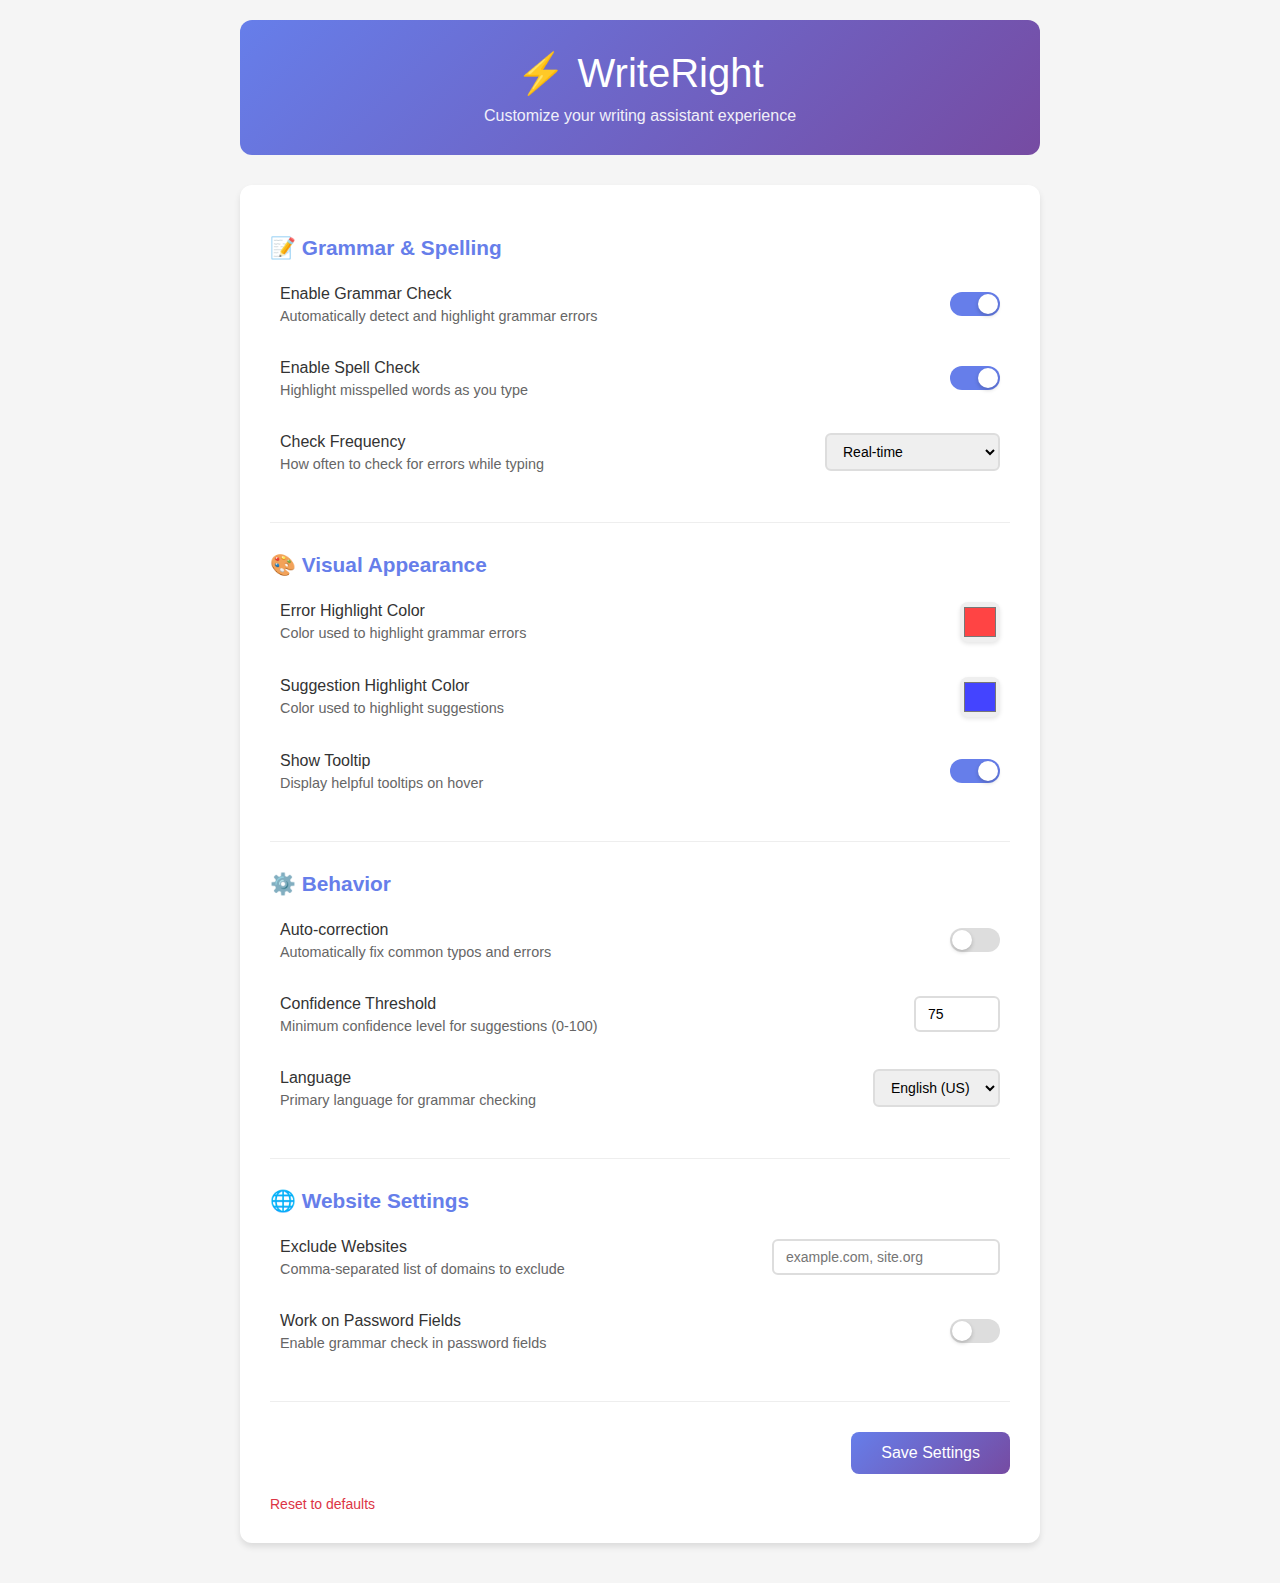
<file: options/options.html>
<!DOCTYPE html>
<html lang="en">
<head>
    <meta charset="UTF-8">
    <meta name="viewport" content="width=device-width, initial-scale=1.0">
    <title>WriteRight - Settings</title>
    <style>
        body {
            font-family: -apple-system, BlinkMacSystemFont, 'Segoe UI', Roboto, sans-serif;
            max-width: 800px;
            margin: 0 auto;
            padding: 20px;
            background: #f5f5f5;
            color: #333;
        }
        
        .header {
            background: linear-gradient(135deg, #667eea 0%, #764ba2 100%);
            color: white;
            padding: 30px;
            border-radius: 12px;
            margin-bottom: 30px;
            text-align: center;
        }
        
        .header h1 {
            margin: 0;
            font-size: 2.5em;
            font-weight: 300;
        }
        
        .header p {
            margin: 10px 0 0 0;
            opacity: 0.9;
        }
        
        .settings-container {
            background: white;
            border-radius: 12px;
            padding: 30px;
            box-shadow: 0 4px 6px rgba(0, 0, 0, 0.1);
            margin-bottom: 20px;
        }
        
        .setting-group {
            margin-bottom: 30px;
            padding-bottom: 25px;
            border-bottom: 1px solid #eee;
        }
        
        .setting-group:last-child {
            border-bottom: none;
            margin-bottom: 0;
        }
        
        .setting-group h3 {
            color: #667eea;
            margin-bottom: 15px;
            font-size: 1.3em;
        }
        
        .setting-item {
            display: flex;
            justify-content: space-between;
            align-items: center;
            margin-bottom: 15px;
            padding: 10px;
            border-radius: 8px;
            transition: background-color 0.2s;
        }
        
        .setting-item:hover {
            background-color: #f8f9ff;
        }
        
        .setting-info {
            flex: 1;
        }
        
        .setting-label {
            font-weight: 500;
            margin-bottom: 5px;
        }
        
        .setting-description {
            color: #666;
            font-size: 0.9em;
        }
        
        .setting-control {
            margin-left: 20px;
        }
        
        .toggle-switch {
            position: relative;
            width: 50px;
            height: 24px;
            background: #ddd;
            border-radius: 12px;
            cursor: pointer;
            transition: background-color 0.3s;
        }
        
        .toggle-switch.active {
            background: #667eea;
        }
        
        .toggle-switch::after {
            content: '';
            position: absolute;
            width: 20px;
            height: 20px;
            background: white;
            border-radius: 50%;
            top: 2px;
            left: 2px;
            transition: transform 0.3s;
            box-shadow: 0 2px 4px rgba(0, 0, 0, 0.2);
        }
        
        .toggle-switch.active::after {
            transform: translateX(26px);
        }
        
        select, input[type="number"], input[type="text"] {
            padding: 8px 12px;
            border: 2px solid #ddd;
            border-radius: 6px;
            font-size: 14px;
            transition: border-color 0.3s;
        }
        
        select:focus, input:focus {
            outline: none;
            border-color: #667eea;
        }
        
        .color-picker {
            width: 40px;
            height: 40px;
            border: none;
            border-radius: 8px;
            cursor: pointer;
            box-shadow: 0 2px 4px rgba(0, 0, 0, 0.1);
        }
        
        .save-button {
            background: linear-gradient(135deg, #667eea 0%, #764ba2 100%);
            color: white;
            border: none;
            padding: 12px 30px;
            border-radius: 8px;
            font-size: 16px;
            font-weight: 500;
            cursor: pointer;
            transition: transform 0.2s, box-shadow 0.2s;
            float: right;
        }
        
        .save-button:hover {
            transform: translateY(-2px);
            box-shadow: 0 6px 12px rgba(102, 126, 234, 0.3);
        }
        
        .save-status {
            color: #28a745;
            font-weight: 500;
            opacity: 0;
            transition: opacity 0.3s;
            margin-right: 20px;
            line-height: 44px;
        }
        
        .save-status.show {
            opacity: 1;
        }
        
        .reset-link {
            color: #dc3545;
            text-decoration: none;
            font-size: 14px;
            margin-top: 20px;
            display: inline-block;
        }
        
        .reset-link:hover {
            text-decoration: underline;
        }
    </style>
</head>
<body>
    <div class="header">
        <h1>⚡ WriteRight</h1>
        <p>Customize your writing assistant experience</p>
    </div>

    <div class="settings-container">
        <!-- Grammar & Spelling Settings -->
        <div class="setting-group">
            <h3>📝 Grammar & Spelling</h3>
            
            <div class="setting-item">
                <div class="setting-info">
                    <div class="setting-label">Enable Grammar Check</div>
                    <div class="setting-description">Automatically detect and highlight grammar errors</div>
                </div>
                <div class="setting-control">
                    <div class="toggle-switch active" id="grammarCheck"></div>
                </div>
            </div>
            
            <div class="setting-item">
                <div class="setting-info">
                    <div class="setting-label">Enable Spell Check</div>
                    <div class="setting-description">Highlight misspelled words as you type</div>
                </div>
                <div class="setting-control">
                    <div class="toggle-switch active" id="spellCheck"></div>
                </div>
            </div>
            
            <div class="setting-item">
                <div class="setting-info">
                    <div class="setting-label">Check Frequency</div>
                    <div class="setting-description">How often to check for errors while typing</div>
                </div>
                <div class="setting-control">
                    <select id="checkFrequency">
                        <option value="realtime">Real-time</option>
                        <option value="delayed">After pause (500ms)</option>
                        <option value="onblur">On field exit</option>
                    </select>
                </div>
            </div>
        </div>

        <!-- Visual Settings -->
        <div class="setting-group">
            <h3>🎨 Visual Appearance</h3>
            
            <div class="setting-item">
                <div class="setting-info">
                    <div class="setting-label">Error Highlight Color</div>
                    <div class="setting-description">Color used to highlight grammar errors</div>
                </div>
                <div class="setting-control">
                    <input type="color" class="color-picker" id="errorColor" value="#ff4444">
                </div>
            </div>
            
            <div class="setting-item">
                <div class="setting-info">
                    <div class="setting-label">Suggestion Highlight Color</div>
                    <div class="setting-description">Color used to highlight suggestions</div>
                </div>
                <div class="setting-control">
                    <input type="color" class="color-picker" id="suggestionColor" value="#4444ff">
                </div>
            </div>
            
            <div class="setting-item">
                <div class="setting-info">
                    <div class="setting-label">Show Tooltip</div>
                    <div class="setting-description">Display helpful tooltips on hover</div>
                </div>
                <div class="setting-control">
                    <div class="toggle-switch active" id="showTooltip"></div>
                </div>
            </div>
        </div>

        <!-- Behavior Settings -->
        <div class="setting-group">
            <h3>⚙️ Behavior</h3>
            
            <div class="setting-item">
                <div class="setting-info">
                    <div class="setting-label">Auto-correction</div>
                    <div class="setting-description">Automatically fix common typos and errors</div>
                </div>
                <div class="setting-control">
                    <div class="toggle-switch" id="autoCorrect"></div>
                </div>
            </div>
            
            <div class="setting-item">
                <div class="setting-info">
                    <div class="setting-label">Confidence Threshold</div>
                    <div class="setting-description">Minimum confidence level for suggestions (0-100)</div>
                </div>
                <div class="setting-control">
                    <input type="number" id="confidenceThreshold" min="0" max="100" value="75">
                </div>
            </div>
            
            <div class="setting-item">
                <div class="setting-info">
                    <div class="setting-label">Language</div>
                    <div class="setting-description">Primary language for grammar checking</div>
                </div>
                <div class="setting-control">
                    <select id="language">
                        <option value="en-US">English (US)</option>
                        <option value="en-GB">English (UK)</option>
                        <option value="es">Spanish</option>
                        <option value="fr">French</option>
                        <option value="de">German</option>
                    </select>
                </div>
            </div>
        </div>

        <!-- Website Settings -->
        <div class="setting-group">
            <h3>🌐 Website Settings</h3>
            
            <div class="setting-item">
                <div class="setting-info">
                    <div class="setting-label">Exclude Websites</div>
                    <div class="setting-description">Comma-separated list of domains to exclude</div>
                </div>
                <div class="setting-control">
                    <input type="text" id="excludedSites" placeholder="example.com, site.org" style="width: 200px;">
                </div>
            </div>
            
            <div class="setting-item">
                <div class="setting-info">
                    <div class="setting-label">Work on Password Fields</div>
                    <div class="setting-description">Enable grammar check in password fields</div>
                </div>
                <div class="setting-control">
                    <div class="toggle-switch" id="checkPasswords"></div>
                </div>
            </div>
        </div>

        <!-- Save Button -->
        <div style="text-align: right; margin-top: 30px;">
            <span class="save-status" id="saveStatus">Settings saved!</span>
            <button class="save-button" id="saveButton">Save Settings</button>
        </div>
        
        <a href="#" class="reset-link" id="resetSettings">Reset to defaults</a>
    </div>

    <script>
        // Load saved settings
        function loadSettings() {
            chrome.storage.sync.get({
                grammarCheck: true,
                spellCheck: true,
                checkFrequency: 'delayed',
                errorColor: '#ff4444',
                suggestionColor: '#4444ff',
                showTooltip: true,
                autoCorrect: false,
                confidenceThreshold: 75,
                language: 'en-US',
                excludedSites: '',
                checkPasswords: false
            }, function(items) {
                // Set toggle switches
                document.getElementById('grammarCheck').classList.toggle('active', items.grammarCheck);
                document.getElementById('spellCheck').classList.toggle('active', items.spellCheck);
                document.getElementById('showTooltip').classList.toggle('active', items.showTooltip);
                document.getElementById('autoCorrect').classList.toggle('active', items.autoCorrect);
                document.getElementById('checkPasswords').classList.toggle('active', items.checkPasswords);
                
                // Set other controls
                document.getElementById('checkFrequency').value = items.checkFrequency;
                document.getElementById('errorColor').value = items.errorColor;
                document.getElementById('suggestionColor').value = items.suggestionColor;
                document.getElementById('confidenceThreshold').value = items.confidenceThreshold;
                document.getElementById('language').value = items.language;
                document.getElementById('excludedSites').value = items.excludedSites;
            });
        }

        // Save settings
        function saveSettings() {
            const settings = {
                grammarCheck: document.getElementById('grammarCheck').classList.contains('active'),
                spellCheck: document.getElementById('spellCheck').classList.contains('active'),
                checkFrequency: document.getElementById('checkFrequency').value,
                errorColor: document.getElementById('errorColor').value,
                suggestionColor: document.getElementById('suggestionColor').value,
                showTooltip: document.getElementById('showTooltip').classList.contains('active'),
                autoCorrect: document.getElementById('autoCorrect').classList.contains('active'),
                confidenceThreshold: parseInt(document.getElementById('confidenceThreshold').value),
                language: document.getElementById('language').value,
                excludedSites: document.getElementById('excludedSites').value,
                checkPasswords: document.getElementById('checkPasswords').classList.contains('active')
            };

            chrome.storage.sync.set(settings, function() {
                // Show save confirmation
                const status = document.getElementById('saveStatus');
                status.classList.add('show');
                setTimeout(() => status.classList.remove('show'), 2000);
                
                // Notify content scripts of settings change
                chrome.tabs.query({}, function(tabs) {
                    tabs.forEach(tab => {
                        chrome.tabs.sendMessage(tab.id, {
                            action: 'settingsUpdated',
                            settings: settings
                        }).catch(() => {}); // Ignore errors for inactive tabs
                    });
                });
            });
        }

        // Toggle switches
        document.querySelectorAll('.toggle-switch').forEach(toggle => {
            toggle.addEventListener('click', function() {
                this.classList.toggle('active');
            });
        });

        // Save button
        document.getElementById('saveButton').addEventListener('click', saveSettings);

        // Reset settings
        document.getElementById('resetSettings').addEventListener('click', function(e) {
            e.preventDefault();
            if (confirm('Are you sure you want to reset all settings to defaults?')) {
                chrome.storage.sync.clear(function() {
                    loadSettings();
                    saveSettings();
                });
            }
        });

        // Auto-save on certain changes
        document.getElementById('errorColor').addEventListener('change', saveSettings);
        document.getElementById('suggestionColor').addEventListener('change', saveSettings);

        // Load settings on page load
        document.addEventListener('DOMContentLoaded', loadSettings);
    </script>
</body>
</html>
</file>
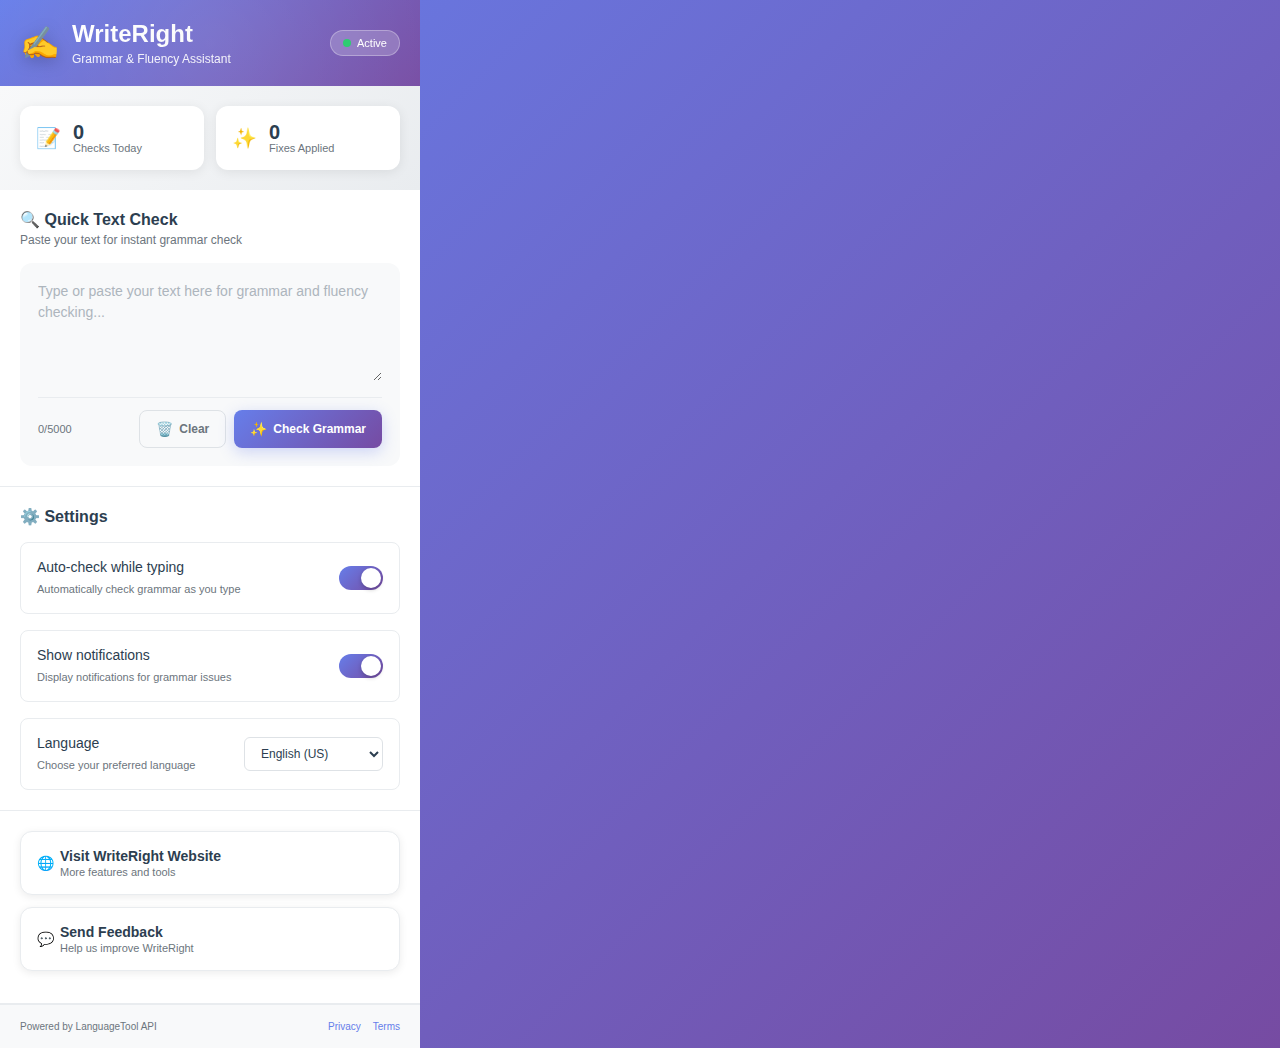
<file: popup/popup.html>
<!DOCTYPE html>
<html lang="en">
<head>
  <meta charset="UTF-8">
  <meta name="viewport" content="width=device-width, initial-scale=1.0">
  <title>WriteRight - Grammar & Fluency Assistant</title>
  <link rel="stylesheet" href="popup.css">
</head>
<body style="opacity: 1; visibility: visible;">
  <!-- Header Section -->
  <header class="popup-header">
    <div class="header-content">
      <div class="logo-section">
        <div class="logo-icon">✍️</div>
        <div class="logo-text">
          <h1>WriteRight</h1>
          <p>Grammar & Fluency Assistant</p>
        </div>
      </div>
      <div class="status-indicator" id="statusIndicator">
        <div class="status-dot"></div>
        <span class="status-text">Active</span>
      </div>
    </div>
  </header>

  <!-- Main Content -->
  <main class="popup-main">
    <!-- Quick Stats -->
    <section class="stats-section">
      <div class="stat-card">
        <div class="stat-icon">📝</div>
        <div class="stat-info">
          <span class="stat-number" id="checksToday">0</span>
          <span class="stat-label">Checks Today</span>
        </div>
      </div>
      <div class="stat-card">
        <div class="stat-icon">✨</div>
        <div class="stat-info">
          <span class="stat-number" id="fixesApplied">0</span>
          <span class="stat-label">Fixes Applied</span>
        </div>
      </div>
    </section>

    <!-- Text Checker -->
    <section class="checker-section">
      <div class="section-header">
        <h2>🔍 Quick Text Check</h2>
        <div class="section-subtitle">Paste your text for instant grammar check</div>
      </div>
      
      <div class="input-container">
        <textarea 
          id="textInput" 
          placeholder="Type or paste your text here for grammar and fluency checking..."
          maxlength="5000"
        ></textarea>
        <div class="input-footer">
          <span class="char-count" id="charCount">0/5000</span>
          <div class="input-actions">
            <button class="btn-secondary" id="clearBtn">
              <span class="btn-icon">🗑️</span>
              Clear
            </button>
            <button class="btn-primary" id="checkBtn">
              <span class="btn-icon">✨</span>
              <span class="btn-text">Check Grammar</span>
              <div class="btn-loader"></div>
            </button>
          </div>
        </div>
      </div>
    </section>

    <!-- Results Section -->
    <section class="results-section" id="resultsSection" style="display: none;">
      <div class="section-header">
        <h2>📋 Results</h2>
        <div class="results-summary" id="resultsSummary"></div>
      </div>
      <div class="results-container" id="resultsContainer">
        <!-- Results will be populated here -->
      </div>
      <div class="results-actions">
        <button class="btn-outline" id="copyBtn">
          <span class="btn-icon">📄</span>
          Copy Corrected Text
        </button>
        <button class="btn-outline" id="downloadBtn">
          <span class="btn-icon">💾</span>
          Download Text
        </button>
      </div>
    </section>

    <!-- Settings Section -->
    <section class="settings-section">
      <div class="section-header">
        <h2>⚙️ Settings</h2>
      </div>
      
      <div class="settings-grid">
        <div class="setting-item">
          <div class="setting-info">
            <label for="autoCheck">Auto-check while typing</label>
            <span class="setting-desc">Automatically check grammar as you type</span>
          </div>
          <div class="toggle-switch">
            <input type="checkbox" id="autoCheck" checked>
            <label for="autoCheck" class="toggle-label"></label>
          </div>
        </div>

        <div class="setting-item">
          <div class="setting-info">
            <label for="showNotifications">Show notifications</label>
            <span class="setting-desc">Display notifications for grammar issues</span>
          </div>
          <div class="toggle-switch">
            <input type="checkbox" id="showNotifications" checked>
            <label for="showNotifications" class="toggle-label"></label>
          </div>
        </div>

        <div class="setting-item">
          <div class="setting-info">
            <label for="languageSelect">Language</label>
            <span class="setting-desc">Choose your preferred language</span>
          </div>
          <select id="languageSelect" class="setting-select">
            <option value="en-US">English (US)</option>
            <option value="en-GB">English (UK)</option>
            <option value="en-CA">English (Canada)</option>
            <option value="es">Spanish</option>
            <option value="fr">French</option>
            <option value="de">German</option>
          </select>
        </div>
      </div>
    </section>

    <!-- Action Buttons -->
    <section class="actions-section">
      <button class="btn-action" id="openWebsiteBtn">
        <span class="btn-icon">🌐</span>
        <div class="btn-content">
          <span class="btn-title">Visit WriteRight Website</span>
          <span class="btn-subtitle">More features and tools</span>
        </div>
      </button>
      
      <button class="btn-action" id="feedbackBtn">
        <span class="btn-icon">💬</span>
        <div class="btn-content">
          <span class="btn-title">Send Feedback</span>
          <span class="btn-subtitle">Help us improve WriteRight</span>
        </div>
      </button>
    </section>
  </main>

  <!-- Footer -->
  <footer class="popup-footer">
    <div class="footer-content">
      <span class="footer-text">Powered by LanguageTool API</span>
      <div class="footer-links">
        <a href="#" class="footer-link">Privacy</a>
        <a href="#" class="footer-link">Terms</a>
      </div>
    </div>
  </footer>

  <!-- Loading Overlay -->
  <!-- <div class="loading-overlay" id="loadingOverlay">
    <div class="loading-spinner">
      <div class="spinner-ring"></div>
      <div class="spinner-ring"></div>
      <div class="spinner-ring"></div>
    </div>
    <p class="loading-text">Checking grammar...</p>
  </div> -->

  <!-- Toast Notifications -->
  <div class="toast-container" id="toastContainer"></div>

  <script src="popup.js" defer></script>
</body>
</html>
</file>
<file: popup/popup.css>
/* WriteRight Popup CSS - Professional Dynamic Styling

/* ==================== RESET & BASE ==================== */
* {
  margin: 0;
  padding: 0;
  box-sizing: border-box;
}


/* Prevent flickering */
/* Force stable rendering
*, *::before, *::after {
  animation: none !important;
  transition: none !important;
  transform: none !important;
} */

body {
  min-width: 390px;
  max-width: 420px;
  min-height: 600px;
  font-family: -apple-system, BlinkMacSystemFont, 'Segoe UI', Roboto, 'Helvetica Neue', Arial, sans-serif;
  background: linear-gradient(135deg, #667eea 0%, #764ba2 100%);
  color: #2c3e50;
  overflow-x: hidden;
  opacity: 1 !important;
  visibility: visible !important;
  opacity: 0;
  transform: scale(0.95);
  transition: all 0.4s cubic-bezier(0.4, 0, 0.2, 1);
}

body.popup-loaded {
  opacity: 1;
  transform: scale(1);
}

body.loaded {
  animation: fadeInUp 0.6s cubic-bezier(0.4, 0, 0.2, 1) forwards;
}

@keyframes fadeInUp {
  from {
    opacity: 0;
    transform: translateY(20px);
  }
  to {
    opacity: 1;
    transform: translateY(0);
  }
}

/* ==================== HEADER ==================== */
.popup-header {
  background: linear-gradient(135deg, #667eea 0%, #764ba2 100%);
  padding: 20px;
  color: white;
  position: relative;
  overflow: hidden;
}

.popup-header::before {
  content: '';
  position: absolute;
  top: -50%;
  left: -50%;
  width: 200%;
  height: 200%;
  background: radial-gradient(circle, rgba(255,255,255,0.1) 0%, transparent 70%);
  animation: shimmer 3s ease-in-out infinite;
}

@keyframes shimmer {
  0%, 100% { transform: rotate(0deg) scale(1); }
  50% { transform: rotate(180deg) scale(1.1); }
}

.header-content {
  display: flex;
  justify-content: space-between;
  align-items: center;
  position: relative;
  z-index: 2;
}

.logo-section {
  display: flex;
  align-items: center;
  gap: 12px;
}

.logo-icon {
  font-size: 32px;
  animation: bounce 2s infinite;
  filter: drop-shadow(0 4px 8px rgba(0,0,0,0.2));
}

@keyframes bounce {
  0%, 20%, 50%, 80%, 100% { transform: translateY(0); }
  40% { transform: translateY(-8px); }
  60% { transform: translateY(-4px); }
}

.logo-text h1 {
  font-size: 24px;
  font-weight: 700;
  margin-bottom: 4px;
  background: linear-gradient(45deg, #ffffff, #f8f9fa);
  -webkit-background-clip: text;
  -webkit-text-fill-color: transparent;
  background-clip: text;
}

.logo-text p {
  font-size: 12px;
  opacity: 0.9;
  font-weight: 400;
}

.status-indicator {
  display: flex;
  align-items: center;
  gap: 6px;
  background: rgba(255,255,255,0.2);
  padding: 6px 12px;
  border-radius: 20px;
  backdrop-filter: blur(10px);
  border: 1px solid rgba(255,255,255,0.3);
}

.status-dot {
  width: 8px;
  height: 8px;
  background: #2ecc71;
  border-radius: 50%;
  animation: pulse 2s infinite;
}

@keyframes pulse {
  0% { transform: scale(1); box-shadow: 0 0 0 0 rgba(46, 204, 113, 0.7); }
  70% { transform: scale(1); box-shadow: 0 0 0 8px rgba(46, 204, 113, 0); }
  100% { transform: scale(1); box-shadow: 0 0 0 0 rgba(46, 204, 113, 0); }
}

.status-text {
  font-size: 11px;
  font-weight: 500;
  color: white;
}

/* ==================== MAIN CONTENT ==================== */
.popup-main {
  background: #ffffff;
  padding: 0;
  position: relative;
}

/* ==================== STATS SECTION ==================== */
.stats-section {
  display: flex;
  gap: 12px;
  padding: 20px;
  background: linear-gradient(135deg, #f8f9fa 0%, #e9ecef 100%);
}

.stat-card {
  flex: 1;
  background: white;
  padding: 16px;
  border-radius: 12px;
  display: flex;
  align-items: center;
  gap: 12px;
  box-shadow: 0 2px 12px rgba(0,0,0,0.08);
  transition: all 0.3s cubic-bezier(0.4, 0, 0.2, 1);
  cursor: pointer;
  position: relative;
  overflow: hidden;
}

.stat-card::before {
  content: '';
  position: absolute;
  top: 0;
  left: -100%;
  width: 100%;
  height: 100%;
  background: linear-gradient(90deg, transparent, rgba(102, 126, 234, 0.1), transparent);
  transition: left 0.5s ease;
}

.stat-card:hover {
  transform: translateY(-2px);
  box-shadow: 0 8px 25px rgba(0,0,0,0.15);
}

.stat-card:hover::before {
  left: 100%;
}

.stat-icon {
  font-size: 20px;
  animation: float 3s ease-in-out infinite;
}

@keyframes float {
  0%, 100% { transform: translateY(0px); }
  50% { transform: translateY(-3px); }
}

.stat-info {
  display: flex;
  flex-direction: column;
}

.stat-number {
  font-size: 20px;
  font-weight: 700;
  color: #2c3e50;
  line-height: 1;
}

.stat-label {
  font-size: 11px;
  color: #6c757d;
  font-weight: 500;
}

/* ==================== SECTIONS ==================== */
.checker-section,
.settings-section,
.actions-section {
  padding: 20px;
  border-bottom: 1px solid #e9ecef;
}

.section-header {
  margin-bottom: 16px;
}

.section-header h2 {
  font-size: 16px;
  font-weight: 600;
  color: #2c3e50;
  margin-bottom: 4px;
  display: flex;
  align-items: center;
  gap: 8px;
}

.section-subtitle {
  font-size: 12px;
  color: #6c757d;
  font-weight: 400;
}

/* ==================== INPUT CONTAINER ==================== */
.input-container {
  background: #f8f9fa;
  border-radius: 12px;
  padding: 16px;
  transition: all 0.3s ease;
  border: 2px solid transparent;
}

.input-container:focus-within {
  background: white;
  border-color: #667eea;
  box-shadow: 0 0 0 4px rgba(102, 126, 234, 0.1);
}

#textInput {
  width: 100%;
  min-height: 100px;
  max-height: 200px;
  border: none;
  background: transparent;
  resize: vertical;
  font-family: inherit;
  font-size: 14px;
  line-height: 1.5;
  color: #2c3e50;
  outline: none;
  transition: all 0.3s ease;
}

#textInput::placeholder {
  color: #adb5bd;
  transition: opacity 0.3s ease;
}

#textInput:focus::placeholder {
  opacity: 0.7;
}

.input-footer {
  display: flex;
  justify-content: space-between;
  align-items: center;
  margin-top: 12px;
  padding-top: 12px;
  border-top: 1px solid #e9ecef;
}

.char-count {
  font-size: 11px;
  color: #6c757d;
  font-weight: 500;
  transition: color 0.3s ease;
}

.char-count.warning {
  color: #e74c3c;
  font-weight: 600;
}

.input-actions {
  display: flex;
  gap: 8px;
}

/* ==================== BUTTONS ==================== */
.btn-primary,
.btn-secondary,
.btn-outline,
.btn-action {
  border: none;
  border-radius: 8px;
  font-family: inherit;
  font-size: 12px;
  font-weight: 600;
  cursor: pointer;
  transition: all 0.3s cubic-bezier(0.4, 0, 0.2, 1);
  display: flex;
  align-items: center;
  gap: 6px;
  position: relative;
  overflow: hidden;
}

.btn-primary {
  background: linear-gradient(135deg, #667eea 0%, #764ba2 100%);
  color: white;
  padding: 10px 16px;
  box-shadow: 0 4px 15px rgba(102, 126, 234, 0.3);
}

.btn-primary:hover {
  transform: translateY(-2px);
  box-shadow: 0 8px 25px rgba(102, 126, 234, 0.4);
}

.btn-primary:active {
  transform: translateY(0);
}

.btn-primary:disabled {
  opacity: 0.7;
  cursor: not-allowed;
  transform: none;
}

.btn-secondary {
  background: #f8f9fa;
  color: #6c757d;
  padding: 10px 16px;
  border: 1px solid #dee2e6;
}

.btn-secondary:hover {
  background: #e9ecef;
  color: #495057;
  transform: translateY(-1px);
}

.btn-outline {
  background: transparent;
  color: #667eea;
  padding: 10px 16px;
  border: 2px solid #667eea;
}

.btn-outline:hover {
  background: #667eea;
  color: white;
  transform: translateY(-1px);
}

.btn-action {
  background: white;
  color: #2c3e50;
  padding: 16px;
  border: 1px solid #e9ecef;
  border-radius: 12px;
  width: 100%;
  justify-content: flex-start;
  margin-bottom: 12px;
  box-shadow: 0 2px 8px rgba(0,0,0,0.08);
}

.btn-action:hover {
  background: #f8f9fa;
  transform: translateY(-2px);
  box-shadow: 0 8px 25px rgba(0,0,0,0.12);
}

.btn-icon {
  font-size: 14px;
}

.btn-content {
  display: flex;
  flex-direction: column;
  align-items: flex-start;
  gap: 2px;
}

.btn-title {
  font-size: 14px;
  font-weight: 600;
  color: #2c3e50;
}

.btn-subtitle {
  font-size: 11px;
  color: #6c757d;
  font-weight: 400;
}

.btn-loader {
  display: none;
  width: 12px;
  height: 12px;
  border: 2px solid rgba(255,255,255,0.3);
  border-top: 2px solid white;
  border-radius: 50%;
  animation: spin 1s linear infinite;
}

@keyframes spin {
  0% { transform: rotate(0deg); }
  100% { transform: rotate(360deg); }
}

/* ==================== RESULTS SECTION ==================== */
.results-section {
  padding: 20px;
  background: #f8f9fa;
  border-top: 1px solid #e9ecef;
  animation: slideDown 0.5s cubic-bezier(0.4, 0, 0.2, 1);
}

@keyframes slideDown {
  from {
    opacity: 0;
    transform: translateY(-20px);
  }
  to {
    opacity: 1;
    transform: translateY(0);
  }
}

.results-summary {
  margin-bottom: 16px;
}

.summary-success,
.summary-issues {
  display: flex;
  align-items: center;
  gap: 8px;
  padding: 12px 16px;
  border-radius: 8px;
  font-size: 14px;
  font-weight: 500;
}

.summary-success {
  background: linear-gradient(135deg, #d4edda 0%, #c3e6cb 100%);
  color: #155724;
  border: 1px solid #b7d4c3;
}

.summary-issues {
  background: linear-gradient(135deg, #f8d7da 0%, #f1c2c7 100%);
  color: #721c24;
  border: 1px solid #e6b3ba;
}

.summary-icon {
  font-size: 16px;
}

.results-container {
  max-height: 300px;
  overflow-y: auto;
  margin-bottom: 16px;
}

.results-container::-webkit-scrollbar {
  width: 6px;
}

.results-container::-webkit-scrollbar-track {
  background: #f1f1f1;
  border-radius: 3px;
}

.results-container::-webkit-scrollbar-thumb {
  background: #667eea;
  border-radius: 3px;
}

.no-issues {
  text-align: center;
  padding: 40px 20px;
  color: #6c757d;
}

.no-issues-icon {
  font-size: 48px;
  margin-bottom: 16px;
  animation: bounce 2s infinite;
}

.no-issues h3 {
  font-size: 18px;
  color: #2c3e50;
  margin-bottom: 8px;
}

.issue-item {
  background: white;
  border-radius: 8px;
  padding: 16px;
  margin-bottom: 12px;
  border-left: 4px solid #667eea;
  box-shadow: 0 2px 8px rgba(0,0,0,0.08);
  transition: all 0.3s ease;
  cursor: pointer;
}

.issue-item:hover {
  transform: translateX(4px);
  box-shadow: 0 4px 15px rgba(0,0,0,0.12);
}

.issue-item.issue-clicked {
  transform: scale(0.98);
}

.issue-header {
  display: flex;
  justify-content: space-between;
  align-items: center;
  margin-bottom: 12px;
}

.issue-info {
  display: flex;
  align-items: center;
  gap: 8px;
}

.issue-severity {
  padding: 4px 8px;
  border-radius: 12px;
  font-size: 10px;
  font-weight: 600;
  text-transform: uppercase;
}

.issue-severity.error {
  background: #fee;
  color: #c53030;
}

.issue-severity.warning {
  background: #fffbeb;
  color: #d69e2e;
}

.issue-severity.info {
  background: #ebf8ff;
  color: #3182ce;
}

.issue-category {
  font-size: 11px;
  color: #6c757d;
  font-weight: 500;
}

.issue-position {
  font-size: 10px;
  color: #adb5bd;
}

.issue-content {
  margin-top: 12px;
}

.issue-message {
  font-size: 13px;
  color: #2c3e50;
  margin-bottom: 12px;
  line-height: 1.4;
}

.issue-context {
  background: #f8f9fa;
  padding: 8px 12px;
  border-radius: 6px;
  font-family: 'Monaco', 'Menlo', 'Ubuntu Mono', monospace;
  font-size: 12px;
  margin-bottom: 12px;
  border: 1px solid #e9ecef;
}

.context-before,
.context-after {
  color: #6c757d;
}

.context-error {
  background: #fee;
  color: #c53030;
  padding: 2px 4px;
  border-radius: 3px;
}

.suggestions-container {
  margin-top: 12px;
}

.suggestions-label {
  font-size: 11px;
  color: #6c757d;
  margin-bottom: 8px;
  font-weight: 500;
}

.suggestions-list {
  display: flex;
  flex-wrap: wrap;
  gap: 6px;
}

.suggestion-btn {
  background: linear-gradient(135deg, #667eea 0%, #764ba2 100%);
  color: white;
  border: none;
  padding: 6px 12px;
  border-radius: 16px;
  font-size: 11px;
  cursor: pointer;
  transition: all 0.3s ease;
  display: flex;
  align-items: center;
  gap: 4px;
}

.suggestion-btn:hover {
  transform: translateY(-1px);
  box-shadow: 0 4px 12px rgba(102, 126, 234, 0.3);
}

.suggestion-action {
  opacity: 0.8;
  font-size: 10px;
}

.no-suggestions {
  font-size: 11px;
  color: #adb5bd;
  font-style: italic;
}

.results-actions {
  display: flex;
  gap: 8px;
  margin-top: 16px;
}

/* ==================== SETTINGS ==================== */
.settings-grid {
  display: flex;
  flex-direction: column;
  gap: 16px;
}

.setting-item {
  display: flex;
  justify-content: space-between;
  align-items: center;
  padding: 16px;
  background: white;
  border-radius: 8px;
  border: 1px solid #e9ecef;
  transition: all 0.3s ease;
}

.setting-item:hover {
  background: #f8f9fa;
  border-color: #667eea;
}

.setting-info {
  flex: 1;
}

.setting-info label {
  font-size: 14px;
  font-weight: 500;
  color: #2c3e50;
  cursor: pointer;
  display: block;
  margin-bottom: 4px;
}

.setting-desc {
  font-size: 11px;
  color: #6c757d;
}

.toggle-switch {
  position: relative;
}

.toggle-switch input[type="checkbox"] {
  display: none;
}

.toggle-label {
  display: block;
  width: 44px;
  height: 24px;
  background: #ccc;
  border-radius: 12px;
  position: relative;
  cursor: pointer;
  transition: all 0.3s ease;
}

.toggle-label::after {
  content: '';
  position: absolute;
  top: 2px;
  left: 2px;
  width: 20px;
  height: 20px;
  background: white;
  border-radius: 50%;
  transition: all 0.3s cubic-bezier(0.4, 0, 0.2, 1);
  box-shadow: 0 2px 4px rgba(0,0,0,0.2);
}

.toggle-switch input[type="checkbox"]:checked + .toggle-label {
  background: linear-gradient(135deg, #667eea 0%, #764ba2 100%);
}

.toggle-switch input[type="checkbox"]:checked + .toggle-label::after {
  transform: translateX(20px);
}

.setting-select {
  background: white;
  border: 1px solid #dee2e6;
  border-radius: 6px;
  padding: 8px 12px;
  font-size: 12px;
  color: #2c3e50;
  cursor: pointer;
  transition: all 0.3s ease;
  min-width: 120px;
}

.setting-select:focus {
  outline: none;
  border-color: #667eea;
  box-shadow: 0 0 0 3px rgba(102, 126, 234, 0.1);
}

/* ==================== FOOTER ==================== */
.popup-footer {
  background: #f8f9fa;
  padding: 16px 20px;
  border-top: 1px solid #e9ecef;
}

.footer-content {
  display: flex;
  justify-content: space-between;
  align-items: center;
}

.footer-text {
  font-size: 10px;
  color: #6c757d;
}

.footer-links {
  display: flex;
  gap: 12px;
}

.footer-link {
  font-size: 10px;
  color: #667eea;
  text-decoration: none;
  transition: color 0.3s ease;
}

.footer-link:hover {
  color: #764ba2;
  text-decoration: underline;
}

/* ==================== LOADING OVERLAY ==================== */
.loading-overlay {
  position: fixed;
  top: 0;
  left: 0;
  width: 100%;
  height: 100%;
  background: rgba(255, 255, 255, 0.95);
  display: flex;
  flex-direction: column;
  justify-content: center;
  align-items: center;
  z-index: 9999;
  backdrop-filter: blur(5px);
}

.loading-spinner {
  position: relative;
  width: 60px;
  height: 60px;
}

.spinner-ring {
  position: absolute;
  top: 0;
  left: 0;
  width: 100%;
  height: 100%;
  border: 3px solid transparent;
  border-top: 3px solid #667eea;
  border-radius: 50%;
  animation: spin 1.2s linear infinite;
}

.spinner-ring:nth-child(2) {
  animation-delay: -0.4s;
  border-top-color: #764ba2;
}

.spinner-ring:nth-child(3) {
  animation-delay: -0.8s;
  border-top-color: #667eea;
}

.loading-text {
  margin-top: 16px;
  font-size: 14px;
  color: #6c757d;
  font-weight: 500;
}

/* ==================== TOAST NOTIFICATIONS ==================== */
.toast-container {
  position: fixed;
  top: 20px;
  right: 20px;
  z-index: 10000;
  display: flex;
  flex-direction: column;
  gap: 8px;
}

.toast {
  background: #2c3e50;
  color: white;
  padding: 12px 16px;
  border-radius: 8px;
  display: flex;
  align-items: center;
  gap: 8px;
  box-shadow: 0 4px 12px rgba(0,0,0,0.15);
  transform: translateX(100px);
  opacity: 0;
  transition: all 0.3s cubic-bezier(0.4, 0, 0.2, 1);
  max-width: 300px;
}

.toast.show {
  transform: translateX(0);
  opacity: 1;
}

.toast-success {
  background: linear-gradient(135deg, #2ecc71 0%, #27ae60 100%);
}

.toast-error {
  background: linear-gradient(135deg, #e74c3c 0%, #c0392b 100%);
}

.toast-warning {
  background: linear-gradient(135deg, #f39c12 0%, #e67e22 100%);
}

.toast-info {
  background: linear-gradient(135deg, #3498db 0%, #2980b9 100%);
}

.toast-icon {
  font-size: 14px;
}

.toast-message {
  font-size: 12px;
  font-weight: 500;
}

/* ==================== RESPONSIVE DESIGN ==================== */
@media (max-width: 480px) {
  body {
    width: 100vw;
    min-height: 100vh;
  }
  
  .popup-header {
    padding: 16px;
  }
  
  .stats-section {
    flex-direction: column;
    gap: 8px;
  }
  
  .input-actions {
    flex-direction: column;
    gap: 8px;
  }
  
  .results-actions {
    flex-direction: column;
  }
}

/* ==================== ACCESSIBILITY ==================== */
@media (prefers-reduced-motion: reduce) {
  * {
    animation-duration: 0.01ms !important;
    animation-iteration-count: 1 !important;
    transition-duration: 0.01ms !important;
  }
}

/* Focus styles for keyboard navigation */
button:focus,
input:focus,
textarea:focus,
select:focus {
  outline: 2px solid #667eea;
  outline-offset: 2px;
}

/* High contrast mode support */
@media (prefers-contrast: high) {
  body {
    background: #000;
    color: #fff;
  }
  
  .popup-main {
    background: #000;
    color: #fff;
  }
  
  .btn-primary {
    background: #fff;
    color: #000;
  }
}
</file>
